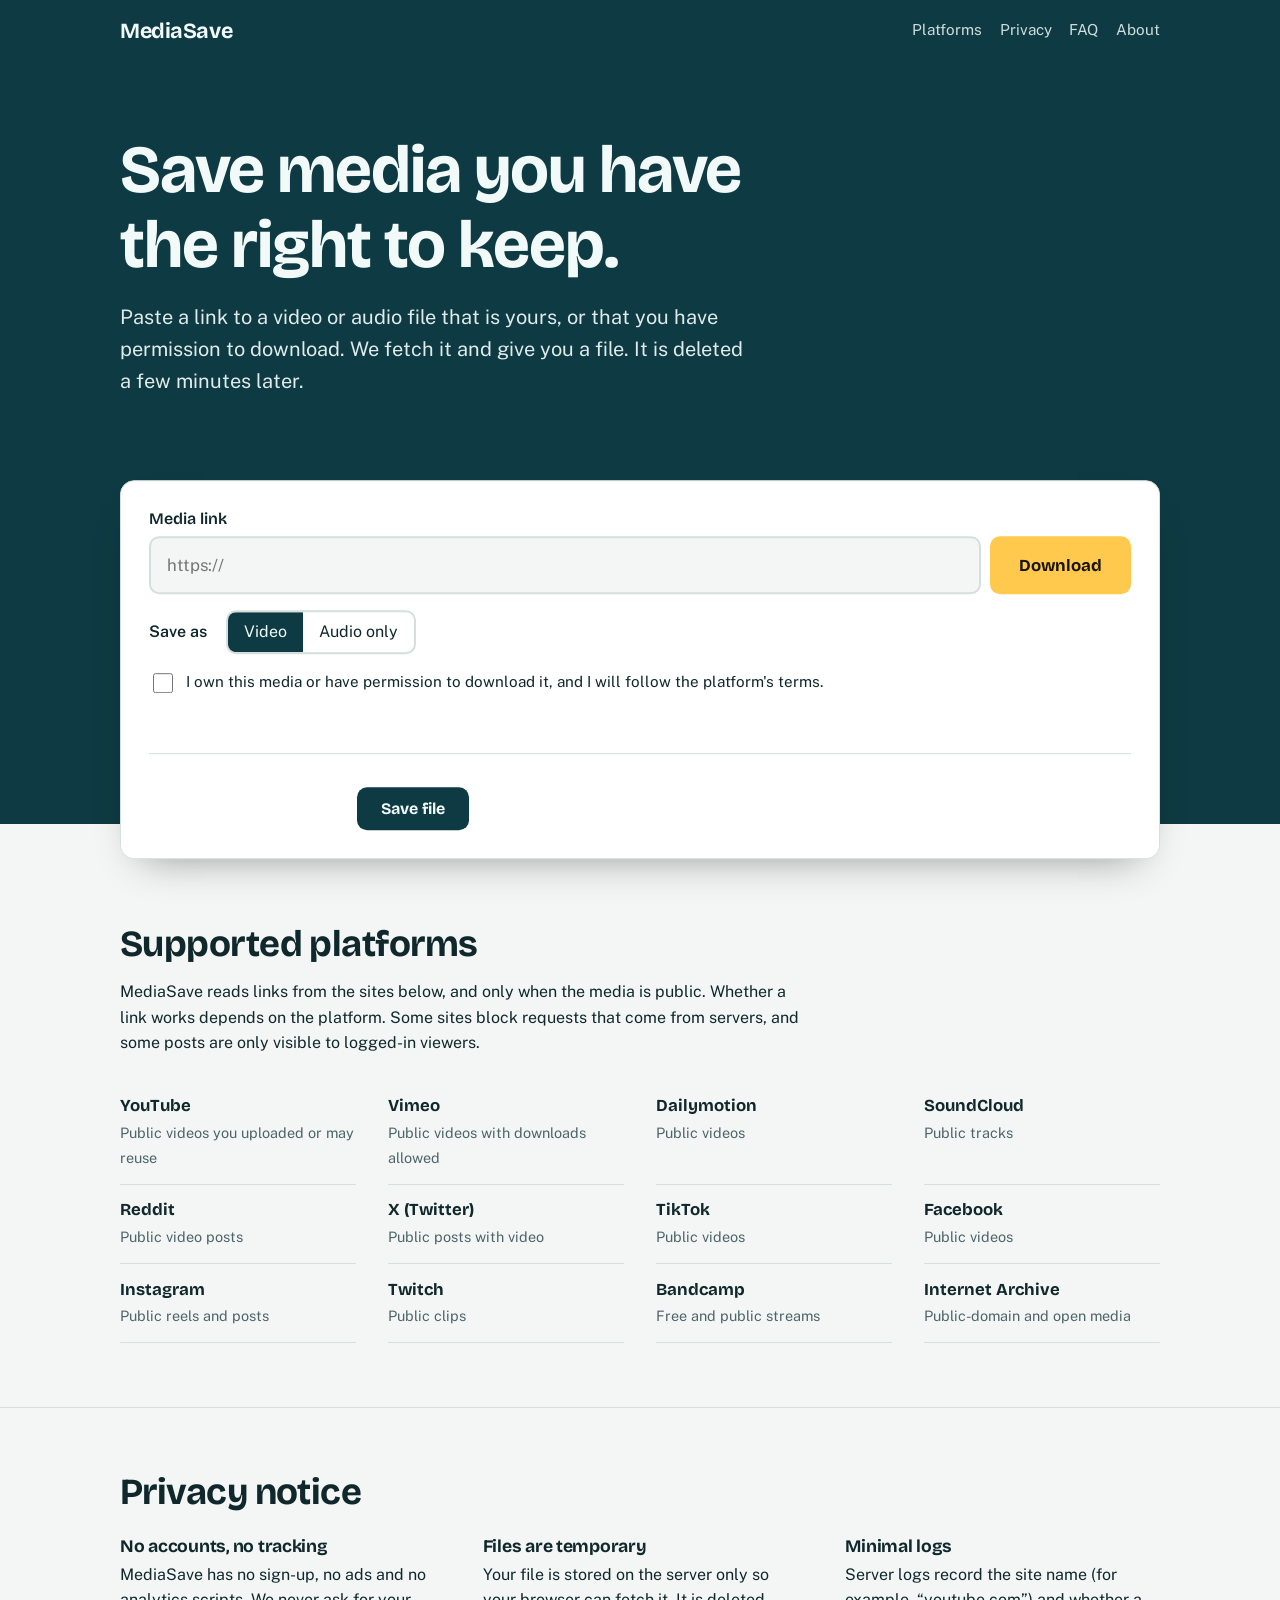
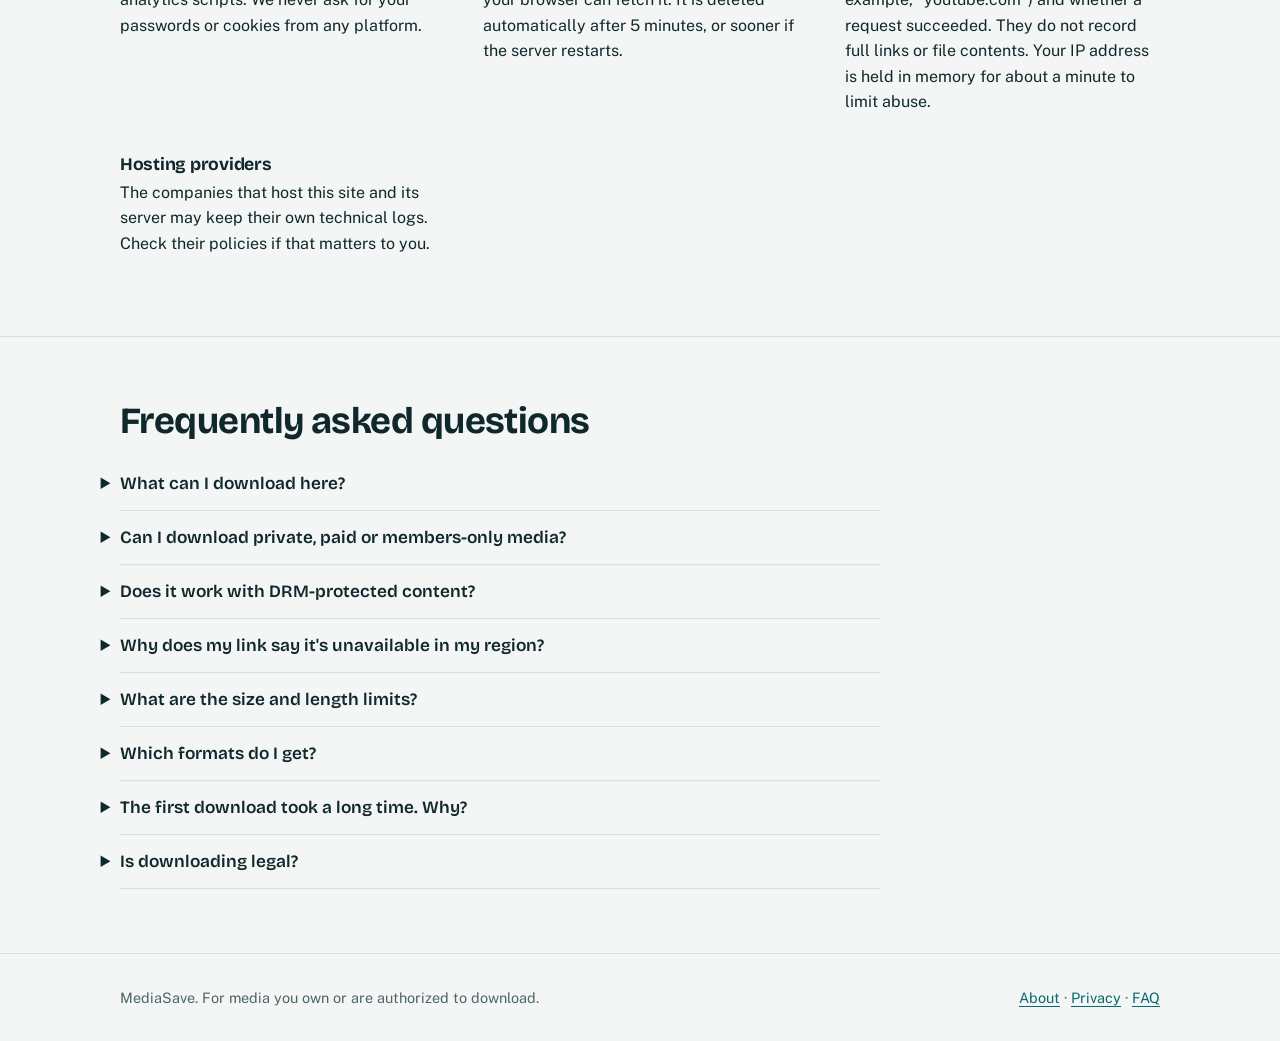
<file: frontend/index.html>
<!doctype html>
<html lang="en">
<head>
  <meta charset="utf-8">
  <meta name="viewport" content="width=device-width, initial-scale=1">
  <title>MediaSave: download media you own</title>
  <meta name="description" content="Paste a link to a video or audio file you own or have permission to download, and save it. Public media only. No sign-in, no tracking.">
  <meta name="theme-color" content="#0E3B43">
  <link rel="icon" href="favicon.svg" type="image/svg+xml">
  <link rel="preconnect" href="https://fonts.googleapis.com">
  <link rel="preconnect" href="https://fonts.gstatic.com" crossorigin>
  <link rel="stylesheet" href="https://fonts.googleapis.com/css2?family=Bricolage+Grotesque:wght@600;700&family=Public+Sans:wght@400;600&display=swap">
  <link rel="stylesheet" href="styles.css">
</head>
<body>
<a class="skip" href="#main">Skip to content</a>
<header class="site-header">
  <div class="wrap bar">
    <a class="brand" href="./">MediaSave</a>
    <nav aria-label="Main">
      <a href="#platforms">Platforms</a><a href="#privacy">Privacy</a><a href="#faq">FAQ</a><a href="about.html">About</a>
    </nav>
  </div>
</header>

<main id="main">
  <section class="hero">
    <div class="wrap">
      <h1>Save media you have the right to keep.</h1>
      <p class="lede">Paste a link to a video or audio file that is yours, or that you have permission to download. We fetch it and give you a file. It is deleted a few minutes later.</p>
    </div>
    <div class="wrap panel-wrap">
      <div class="panel">
        <form id="dl-form" novalidate>
          <label class="title" for="url">Media link</label>
          <div class="field">
            <input id="url" name="url" type="url" inputmode="url" autocomplete="off" autocapitalize="off" spellcheck="false" placeholder="https://" aria-describedby="url-error" required>
            <button class="primary" id="go" type="submit">Download</button>
          </div>
          <p class="field-error" id="url-error" role="alert" hidden></p>

          <div class="opts">
            <fieldset>
              <legend>Save as</legend>
              <span class="seg">
                <label><input type="radio" name="mode" value="video" checked> Video</label>
                <label><input type="radio" name="mode" value="audio"> Audio only</label>
              </span>
            </fieldset>
          </div>

          <label class="consent">
            <input type="checkbox" id="consent" aria-describedby="consent-error">
            <span>I own this media or have permission to download it, and I will follow the platform's terms.</span>
          </label>
          <p class="field-error" id="consent-error" role="alert" hidden></p>
        </form>

        <p class="status" id="status" aria-live="polite"></p>
        <div class="alert" id="error" role="alert" hidden></div>

        <article class="result" id="result" hidden>
          <div id="thumb-slot"></div>
          <div>
            <p class="ready" id="ready" hidden>Your file is ready.</p>
            <h3 id="r-title"></h3>
            <p class="meta" id="r-meta"></p>
            <a class="save" id="save" href="#" hidden download>Save file</a>
            <p class="fine" id="r-fine" hidden></p>
          </div>
        </article>
      </div>
    </div>
  </section>

  <section class="block" id="platforms" aria-labelledby="platforms-h">
    <div class="wrap">
      <h2 id="platforms-h">Supported platforms</h2>
      <p>MediaSave reads links from the sites below, and only when the media is public. Whether a link works depends on the platform. Some sites block requests that come from servers, and some posts are only visible to logged-in viewers.</p>
      <!-- Keep in sync with PLATFORM_DOMAINS in backend/main.py -->
      <ul class="platforms">
        <li><b>YouTube</b><span>Public videos you uploaded or may reuse</span></li>
        <li><b>Vimeo</b><span>Public videos with downloads allowed</span></li>
        <li><b>Dailymotion</b><span>Public videos</span></li>
        <li><b>SoundCloud</b><span>Public tracks</span></li>
        <li><b>Reddit</b><span>Public video posts</span></li>
        <li><b>X (Twitter)</b><span>Public posts with video</span></li>
        <li><b>TikTok</b><span>Public videos</span></li>
        <li><b>Facebook</b><span>Public videos</span></li>
        <li><b>Instagram</b><span>Public reels and posts</span></li>
        <li><b>Twitch</b><span>Public clips</span></li>
        <li><b>Bandcamp</b><span>Free and public streams</span></li>
        <li><b>Internet Archive</b><span>Public-domain and open media</span></li>
      </ul>
    </div>
  </section>

  <section class="block" id="privacy" aria-labelledby="privacy-h">
    <div class="wrap">
      <h2 id="privacy-h">Privacy notice</h2>
      <div class="two-col">
        <div><h3>No accounts, no tracking</h3><p>MediaSave has no sign-up, no ads and no analytics scripts. We never ask for your passwords or cookies from any platform.</p></div>
        <div><h3>Files are temporary</h3><p>Your file is stored on the server only so your browser can fetch it. It is deleted automatically after 5 minutes, or sooner if the server restarts.</p></div>
        <div><h3>Minimal logs</h3><p>Server logs record the site name (for example, “youtube.com”) and whether a request succeeded. They do not record full links or file contents. Your IP address is held in memory for about a minute to limit abuse.</p></div>
        <div><h3>Hosting providers</h3><p>The companies that host this site and its server may keep their own technical logs. Check their policies if that matters to you.</p></div>
      </div>
    </div>
  </section>

  <section class="block" id="faq" aria-labelledby="faq-h">
    <div class="wrap">
      <h2 id="faq-h">Frequently asked questions</h2>
      <details><summary>What can I download here?</summary>
        <p>Public videos and audio that you own, that are in the public domain, that carry a licence allowing reuse, or that the owner has given you permission to save.</p></details>
      <details><summary>Can I download private, paid or members-only media?</summary>
        <p>No. MediaSave never logs in on your behalf, so private, paywalled, subscriber-only and age-gated media will fail with a clear message.</p></details>
      <details><summary>Does it work with DRM-protected content?</summary>
        <p>No. Films and shows from streaming services use DRM. MediaSave does not remove or work around it.</p></details>
      <details><summary>Why does my link say it's unavailable in my region?</summary>
        <p>MediaSave does not hide its location or use proxies. If a platform restricts media by country, the link will not work here.</p></details>
      <details><summary>What are the size and length limits?</summary>
        <p>Files up to 200 MB and 60 minutes. Playlists, channels and live streams are not supported. Paste a link to one item at a time.</p></details>
      <details><summary>Which formats do I get?</summary>
        <p>Video is saved as MP4 where available. Audio is saved in the platform's original audio format, usually M4A or WebM. We don't convert files.</p></details>
      <details><summary>The first download took a long time. Why?</summary>
        <p>MediaSave runs on free hosting that sleeps when idle. The first request after a quiet period can take up to a minute while the server wakes up.</p></details>
      <details><summary>Is downloading legal?</summary>
        <p>That depends on who owns the media, your country's laws and the platform's terms. MediaSave is a tool for content you have rights to. You are responsible for how you use it.</p></details>
    </div>
  </section>
</main>

<footer>
  <div class="wrap">
    <span>MediaSave. For media you own or are authorized to download.</span>
    <span><a href="about.html">About</a> · <a href="#privacy">Privacy</a> · <a href="#faq">FAQ</a></span>
  </div>
</footer>

<script src="config.js"></script>
<script src="app.js"></script>
</body>
</html>
</file>
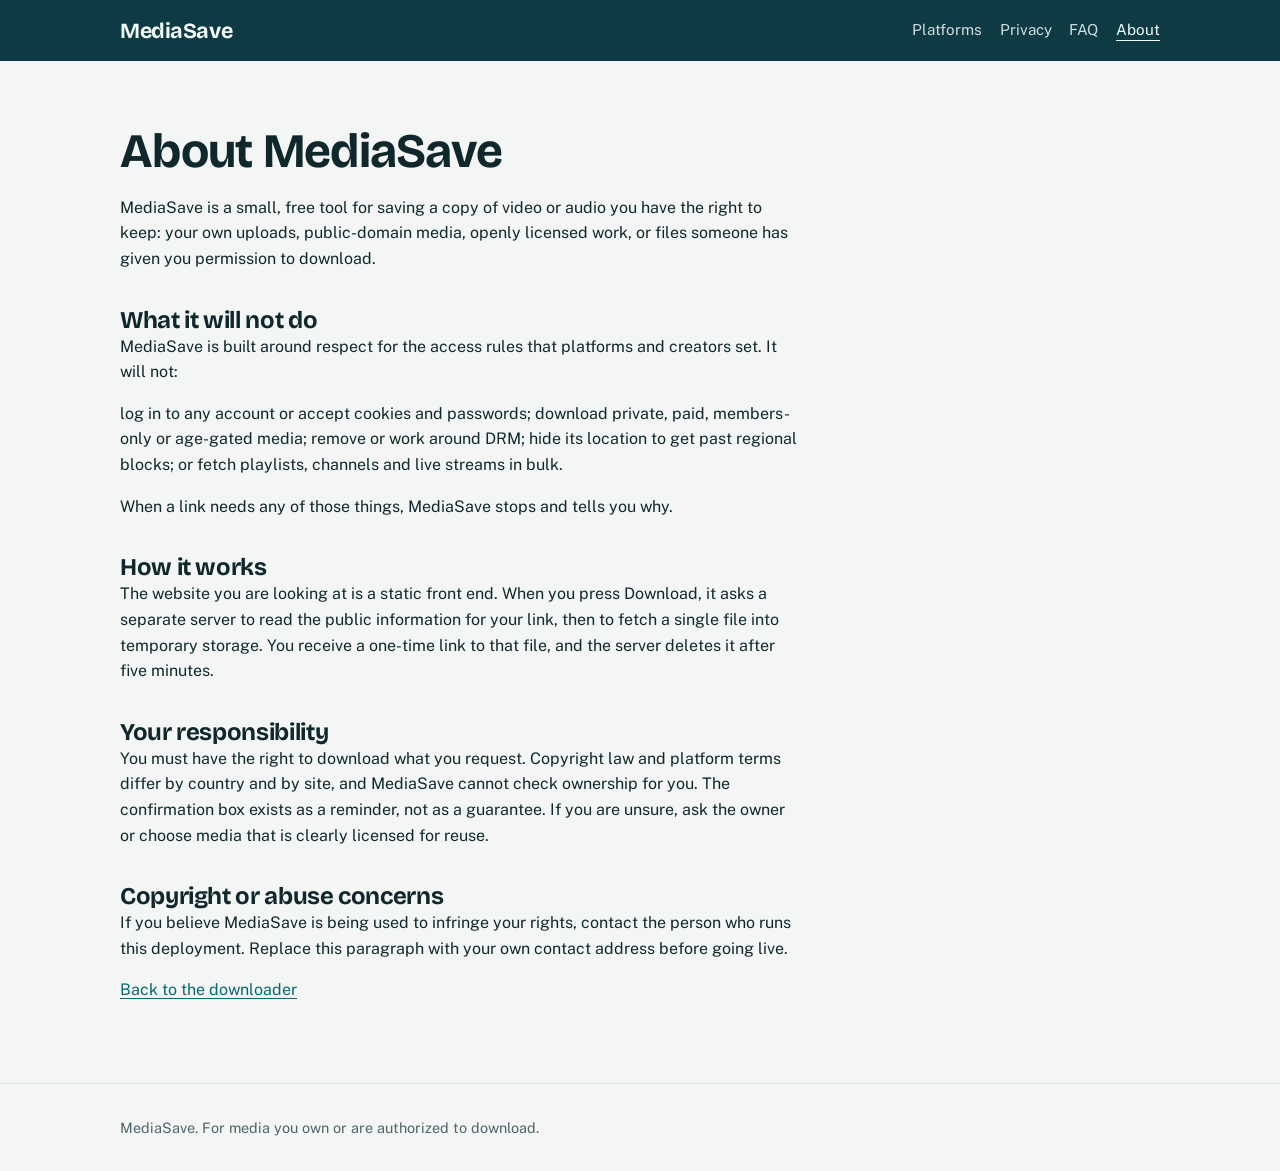
<file: frontend/about.html>
<!doctype html>
<html lang="en">
<head>
  <meta charset="utf-8">
  <meta name="viewport" content="width=device-width, initial-scale=1">
  <title>About MediaSave</title>
  <meta name="description" content="What MediaSave is, what it will not do, and how it works.">
  <meta name="theme-color" content="#0E3B43">
  <link rel="icon" href="favicon.svg" type="image/svg+xml">
  <link rel="preconnect" href="https://fonts.googleapis.com">
  <link rel="preconnect" href="https://fonts.gstatic.com" crossorigin>
  <link rel="stylesheet" href="https://fonts.googleapis.com/css2?family=Bricolage+Grotesque:wght@600;700&family=Public+Sans:wght@400;600&display=swap">
  <link rel="stylesheet" href="styles.css">
</head>
<body>
<a class="skip" href="#main">Skip to content</a>
<header class="site-header">
  <div class="wrap bar">
    <a class="brand" href="./">MediaSave</a>
    <nav aria-label="Main">
      <a href="./#platforms">Platforms</a><a href="./#privacy">Privacy</a><a href="./#faq">FAQ</a><a href="about.html" aria-current="page">About</a>
    </nav>
  </div>
</header>
<main id="main" class="wrap prose">
  <h1>About MediaSave</h1>
  <p>MediaSave is a small, free tool for saving a copy of video or audio you have the right to keep: your own uploads, public-domain media, openly licensed work, or files someone has given you permission to download.</p>

  <h2>What it will not do</h2>
  <p>MediaSave is built around respect for the access rules that platforms and creators set. It will not:</p>
  <p>log in to any account or accept cookies and passwords; download private, paid, members-only or age-gated media; remove or work around DRM; hide its location to get past regional blocks; or fetch playlists, channels and live streams in bulk.</p>
  <p>When a link needs any of those things, MediaSave stops and tells you why.</p>

  <h2>How it works</h2>
  <p>The website you are looking at is a static front end. When you press Download, it asks a separate server to read the public information for your link, then to fetch a single file into temporary storage. You receive a one-time link to that file, and the server deletes it after five minutes.</p>

  <h2>Your responsibility</h2>
  <p>You must have the right to download what you request. Copyright law and platform terms differ by country and by site, and MediaSave cannot check ownership for you. The confirmation box exists as a reminder, not as a guarantee. If you are unsure, ask the owner or choose media that is clearly licensed for reuse.</p>

  <h2>Copyright or abuse concerns</h2>
  <p>If you believe MediaSave is being used to infringe your rights, contact the person who runs this deployment. Replace this paragraph with your own contact address before going live.</p>

  <p><a href="./">Back to the downloader</a></p>
</main>
<footer>
  <div class="wrap"><span>MediaSave. For media you own or are authorized to download.</span></div>
</footer>
</body>
</html>
</file>
<file: frontend/styles.css>
:root {
  --bg: #F3F6F5; --surface: #FFFFFF; --ink: #10282C; --muted: #4D6469; --line: #D5DFDD;
  --brand: #0E3B43; --on-brand: #F2FAF9; --accent: #FFC94D; --on-accent: #1B1500;
  --link: #0B6670; --err-bg: #FDECEA; --err: #9B1C14; --ok: #0B6B43;
  --display: "Bricolage Grotesque", "Avenir Next", "Segoe UI", system-ui, sans-serif;
  --body: "Public Sans", system-ui, -apple-system, "Segoe UI", Roboto, sans-serif;
}
@media (prefers-color-scheme: dark) {
  :root {
    --bg: #0B1A1D; --surface: #12262A; --ink: #E6F0EF; --muted: #9DB3B6; --line: #274347;
    --link: #6FD0D9; --err-bg: #3A1714; --err: #FFB4AB; --ok: #7BE0A8;
  }
}
*, *::before, *::after { box-sizing: border-box; }
html { -webkit-text-size-adjust: 100%; scroll-behavior: smooth; }
body { margin: 0; background: var(--bg); color: var(--ink); font: 1rem/1.6 var(--body); }
h1, h2, h3 { font-family: var(--display); line-height: 1.12; margin: 0; letter-spacing: -0.015em; }
p { margin: 0 0 1em; max-width: 68ch; }
a { color: var(--link); text-underline-offset: 3px; }
:focus-visible { outline: 3px solid var(--accent); outline-offset: 2px; border-radius: 4px; }
.wrap { width: min(1040px, 100% - 2.5rem); margin-inline: auto; }
.skip { position: absolute; left: -999px; top: 0; background: var(--accent); color: var(--on-accent); padding: .6rem 1rem; z-index: 10; }
.skip:focus { left: 0; }

/* Header */
.site-header { background: var(--brand); color: var(--on-brand); }
.bar { display: flex; flex-wrap: wrap; align-items: center; justify-content: space-between; gap: .5rem 1.5rem; padding-block: .9rem; }
.brand { font: 700 1.35rem var(--display); color: inherit; text-decoration: none; letter-spacing: -0.02em; }
.site-header nav { display: flex; gap: 1.1rem; flex-wrap: wrap; }
.site-header nav a { color: inherit; text-decoration: none; font-size: .95rem; opacity: .85; padding-block: .25rem; }
.site-header nav a:hover, .site-header nav a[aria-current] { opacity: 1; text-decoration: underline; text-underline-offset: 5px; }

/* Hero */
.hero { background: var(--brand); color: var(--on-brand); padding-top: clamp(2rem, 6vw, 4.5rem); }
.hero h1 { font-size: clamp(2.2rem, 7vw, 4.2rem); font-weight: 700; max-width: 16ch; }
.hero .lede { font-size: clamp(1.05rem, 2.6vw, 1.25rem); margin-top: 1.1rem; max-width: 52ch; opacity: .92; }
.panel-wrap { margin-top: clamp(1.8rem, 5vw, 3rem); transform: translateY(2.2rem); margin-bottom: 2.2rem; }
.panel { background: var(--surface); color: var(--ink); border: 1px solid var(--line); border-radius: 14px; padding: clamp(1rem, 3vw, 1.75rem); box-shadow: 0 18px 40px -22px rgba(0,0,0,.45); }
.panel label.title { display: block; font: 600 1rem var(--display); margin-bottom: .5rem; }
.field { display: flex; gap: .6rem; flex-wrap: wrap; }
.field input[type=url] { flex: 1 1 260px; min-width: 0; font: inherit; font-size: 1.05rem; padding: .85rem 1rem; border: 2px solid var(--line); border-radius: 10px; background: var(--bg); color: var(--ink); }
.field input[type=url]:focus-visible { border-color: var(--brand); outline-offset: 0; }
button.primary { font: 700 1.05rem var(--display); padding: .85rem 1.8rem; border: 0; border-radius: 10px; background: var(--accent); color: var(--on-accent); cursor: pointer; min-height: 3rem; flex: 0 0 auto; }
button.primary:hover { filter: brightness(.95); }
button.primary:disabled { opacity: .6; cursor: progress; }
.opts { display: flex; flex-wrap: wrap; gap: 1rem 2rem; align-items: center; margin-top: 1rem; }
fieldset { border: 0; margin: 0; padding: 0; display: flex; gap: .4rem; align-items: center; }
legend { float: left; margin-right: .8rem; padding: 0; font-weight: 600; }
.seg { display: inline-flex; border: 2px solid var(--line); border-radius: 10px; overflow: hidden; }
.seg label { position: relative; padding: .45rem 1rem; cursor: pointer; }
.seg input { position: absolute; opacity: 0; inset: 0; cursor: pointer; }
.seg label:has(input:checked) { background: var(--brand); color: var(--on-brand); }
.seg label:has(input:focus-visible) { outline: 3px solid var(--accent); outline-offset: -3px; }
.consent { display: flex; gap: .65rem; align-items: flex-start; margin-top: 1rem; font-size: .95rem; cursor: pointer; }
.consent input { width: 1.25rem; height: 1.25rem; margin-top: .2rem; flex: 0 0 auto; accent-color: var(--brand); }
.field-error { color: var(--err); font-size: .92rem; margin: .45rem 0 0; }
.status { margin-top: 1rem; color: var(--muted); font-size: .95rem; min-height: 1.4em; }
.alert { margin-top: 1rem; padding: .85rem 1rem; border-radius: 10px; background: var(--err-bg); color: var(--err); border: 1px solid currentColor; }
.alert strong { display: block; }
.result { margin-top: 1.2rem; display: grid; grid-template-columns: minmax(0, 190px) 1fr; gap: 1.1rem; padding-top: 1.2rem; border-top: 1px solid var(--line); }
.result img { width: 100%; aspect-ratio: 16/9; object-fit: cover; border-radius: 8px; background: var(--line); }
.result .noimg { aspect-ratio: 16/9; border-radius: 8px; background: var(--line); }
.result h3 { font-size: 1.2rem; overflow-wrap: anywhere; }
.result .meta { color: var(--muted); font-size: .92rem; margin: .35rem 0 .9rem; }
.result a.save { display: inline-block; text-decoration: none; background: var(--brand); color: var(--on-brand); padding: .75rem 1.5rem; border-radius: 10px; font: 700 1rem var(--display); }
.result .fine { color: var(--muted); font-size: .85rem; margin: .6rem 0 0; }
.ready { color: var(--ok); font-weight: 600; margin-bottom: .2rem; }
@media (max-width: 560px) { .result { grid-template-columns: 1fr; } button.primary { width: 100%; } }

/* Sections */
section.block { padding-block: clamp(2.2rem, 6vw, 4rem); }
section.block:first-of-type { padding-top: clamp(4rem, 8vw, 5.5rem); }
section.block + section.block { border-top: 1px solid var(--line); }
.block h2 { font-size: clamp(1.6rem, 4.5vw, 2.3rem); margin-bottom: .9rem; }
.platforms { list-style: none; margin: 1.5rem 0 0; padding: 0; display: grid; grid-template-columns: repeat(auto-fill, minmax(230px, 1fr)); gap: 0 2rem; }
.platforms li { padding: .8rem 0; border-bottom: 1px solid var(--line); }
.platforms b { font-family: var(--display); font-size: 1.05rem; display: block; }
.platforms span { color: var(--muted); font-size: .9rem; }
.two-col { display: grid; gap: 1.5rem 3rem; grid-template-columns: repeat(auto-fit, minmax(260px, 1fr)); margin-top: 1.5rem; }
.two-col h3 { font-size: 1.1rem; margin-bottom: .3rem; }
details { border-bottom: 1px solid var(--line); padding: 1rem 0; max-width: 760px; }
summary { cursor: pointer; font: 600 1.08rem var(--display); list-style-position: outside; }
details[open] summary { margin-bottom: .6rem; }
details p:last-child { margin-bottom: 0; }
.prose h2 { margin-top: 2.2rem; font-size: 1.5rem; }
.prose { padding-block: clamp(2rem, 6vw, 4rem); }
.prose h1 { font-size: clamp(2rem, 6vw, 3rem); margin-bottom: 1rem; }
footer { border-top: 1px solid var(--line); padding-block: 2rem; color: var(--muted); font-size: .9rem; }
footer .wrap { display: flex; flex-wrap: wrap; gap: .5rem 2rem; justify-content: space-between; }
@media (prefers-reduced-motion: reduce) { html { scroll-behavior: auto; } * { transition: none !important; animation: none !important; } }
</file>
